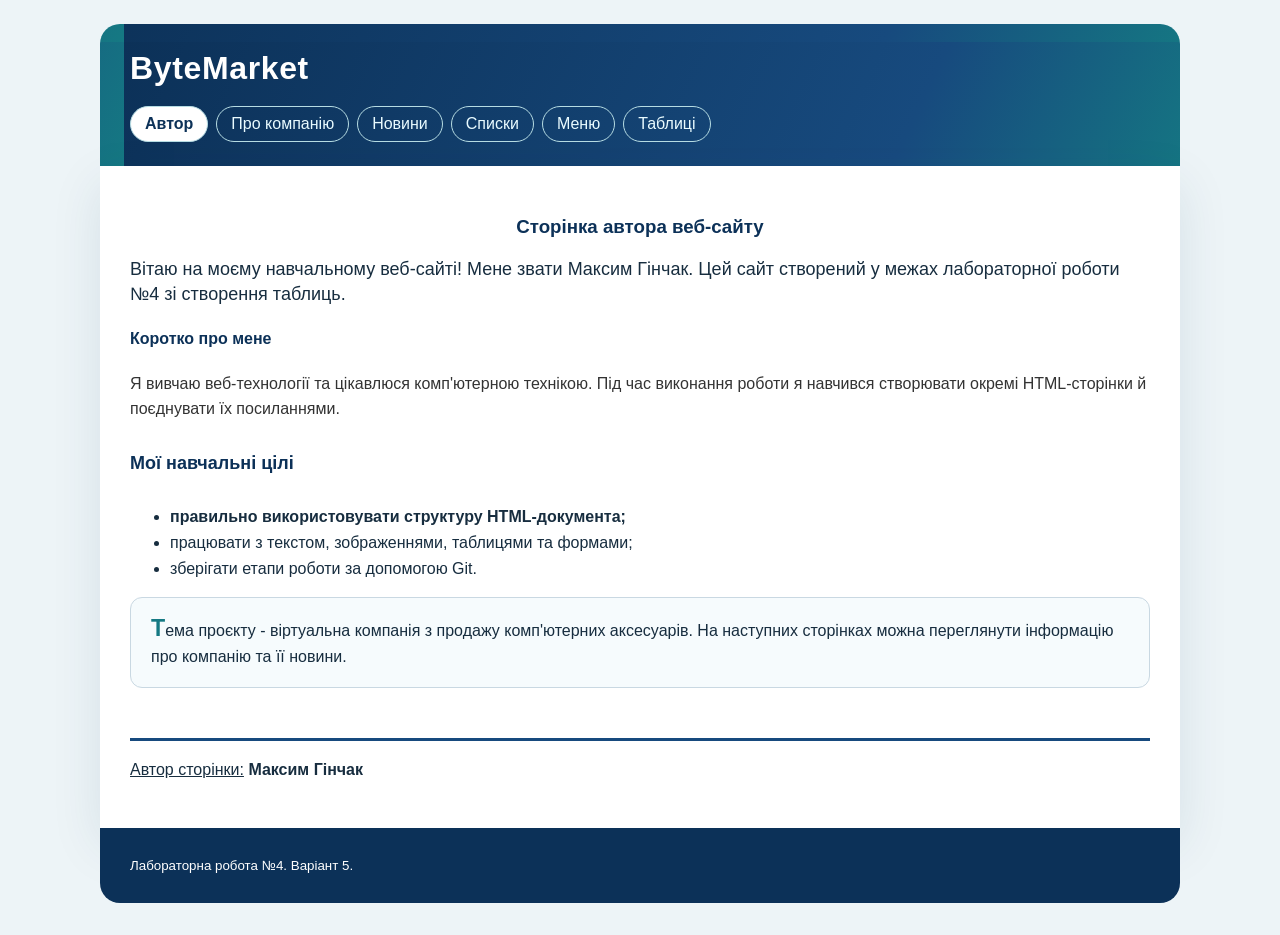
<file: index.html>
<!DOCTYPE html>
<html lang="uk">
<head>
  <meta charset="UTF-8">
  <meta name="Author" content="Максим Гінчак">
  <meta name="Description" content="Сторінка автора навчального веб-сайту ByteMarket">
  <meta name="Keywords" content="HTML, автор, лабораторна робота, комп'ютерні аксесуари">
  <meta name="viewport" content="width=device-width, initial-scale=1.0">
  <title>ByteMarket - сторінка автора</title>
  <link rel="stylesheet" href="assets/css/styles.css">
</head>
<body>
  <header class="site-header">
    <h1>ByteMarket</h1>
    <nav id="site-navigation" aria-label="Головна навігація">
      <a class="active" aria-current="page" href="index.html">Автор</a>
      <a href="company.html">Про компанію</a>
      <a href="news.html">Новини</a>
      <a href="lists.html">Списки</a>
      <a href="menu.html">Меню</a>
      <a href="tables.html">Таблиці</a>
    </nav>
  </header>

  <main class="site-main">
    <h3 id="author-title" title="Сторінка автора">Сторінка автора веб-сайту</h3>

    <p class="author-greeting" title="Привітання від автора">
      Вітаю на моєму навчальному веб-сайті! Мене звати Максим Гінчак. Цей сайт створений
      у межах лабораторної роботи №4 зі створення таблиць.
    </p>

    <h4 id="about-author" title="Інформація про автора" lang="uk">Коротко про мене</h4>
    <p class="author-interests" title="Інтереси автора">
      Я вивчаю веб-технології та цікавлюся комп'ютерною технікою. Під час виконання
      роботи я навчився створювати окремі HTML-сторінки й поєднувати їх посиланнями.
    </p>

    <h5 class="author-goals" title="Навички автора">Мої навчальні цілі</h5>
    <ul>
      <li>правильно використовувати структуру HTML-документа;</li>
      <li>працювати з текстом, зображеннями, таблицями та формами;</li>
      <li>зберігати етапи роботи за допомогою Git.</li>
    </ul>

    <p class="intro-note" title="Опис проєкту">
      Тема проєкту - віртуальна компанія з продажу комп'ютерних аксесуарів.
      На наступних сторінках можна переглянути інформацію про компанію та її новини.
    </p>

    <br id="author-break" class="page-break" clear="all">
    <hr class="author-divider">

    <p>
      <u id="author-signature" title="Підпис автора" lang="uk">Автор сторінки:</u>
      <b id="author-name" class="author" lang="uk">Максим Гінчак</b>
    </p>
  </main>

  <footer class="site-footer">
    <small>Лабораторна робота №4. Варіант 5.</small>
  </footer>
</body>
</html>
</file>
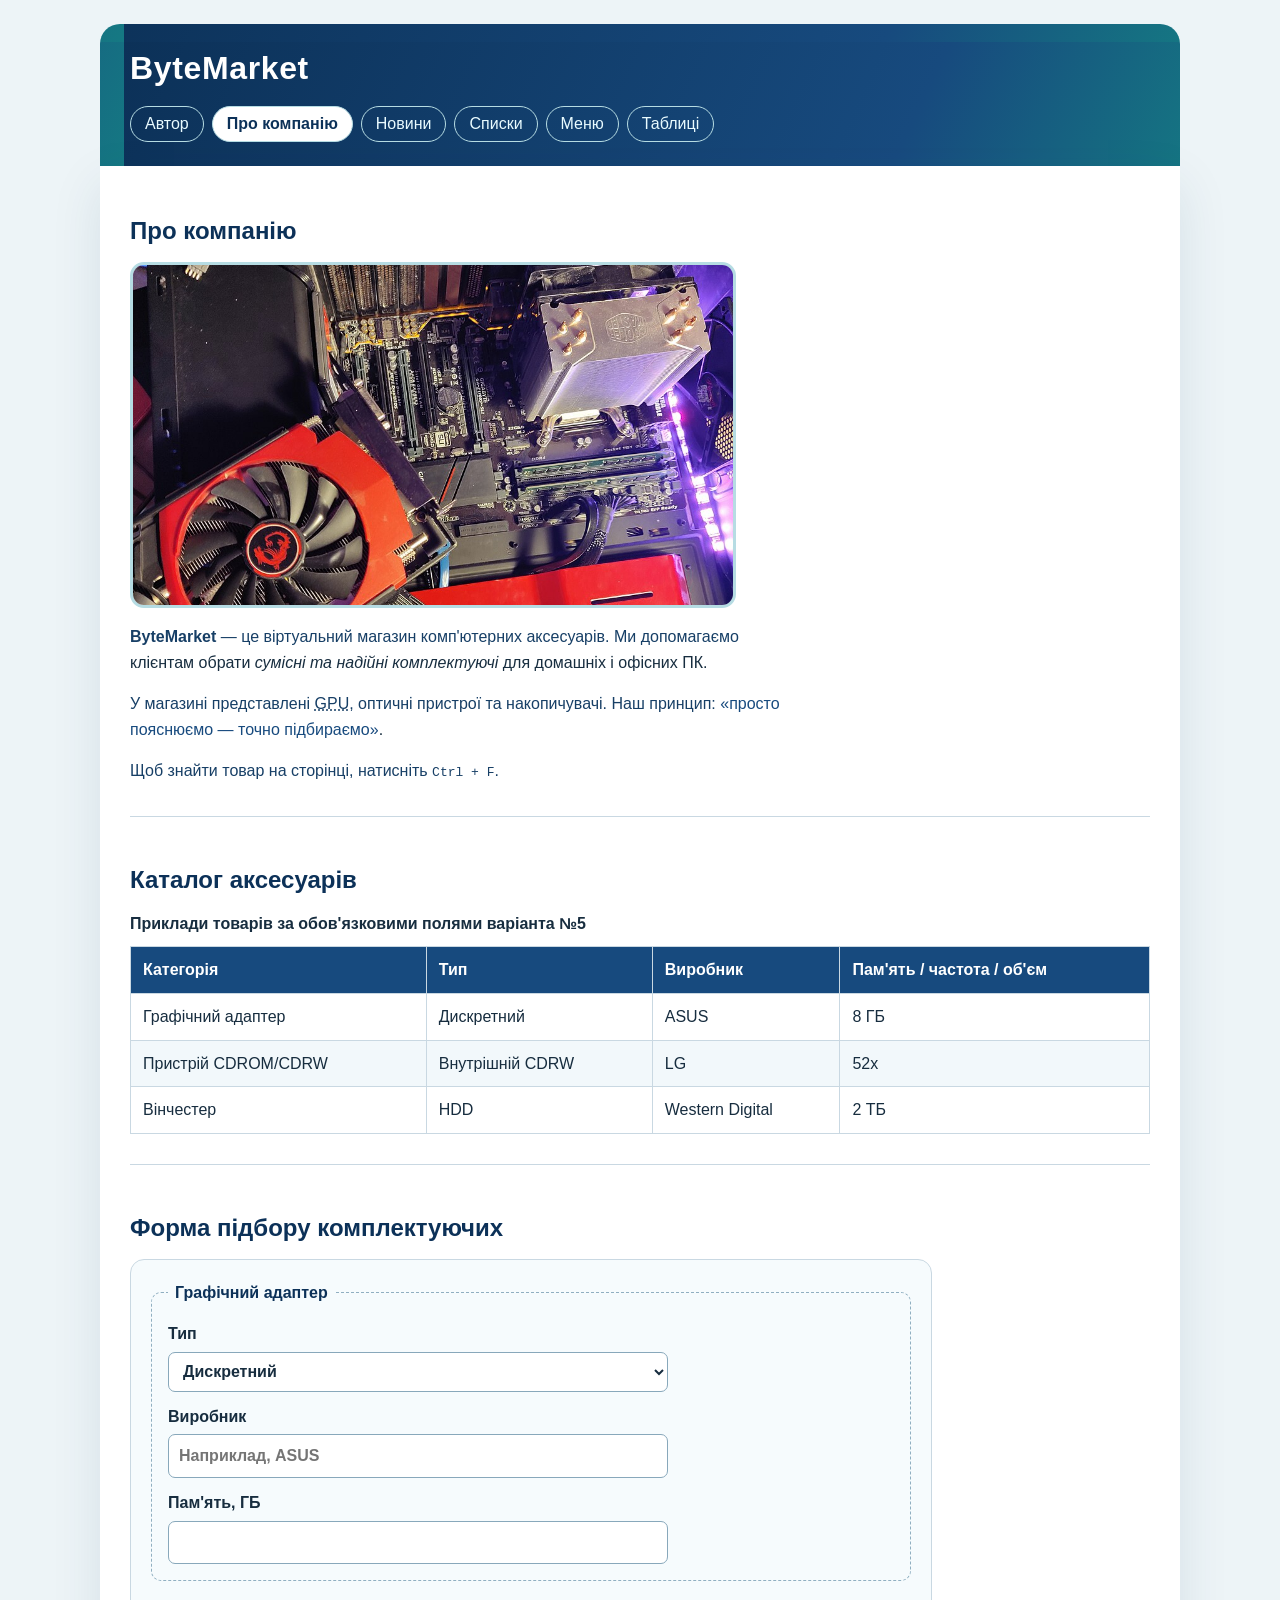
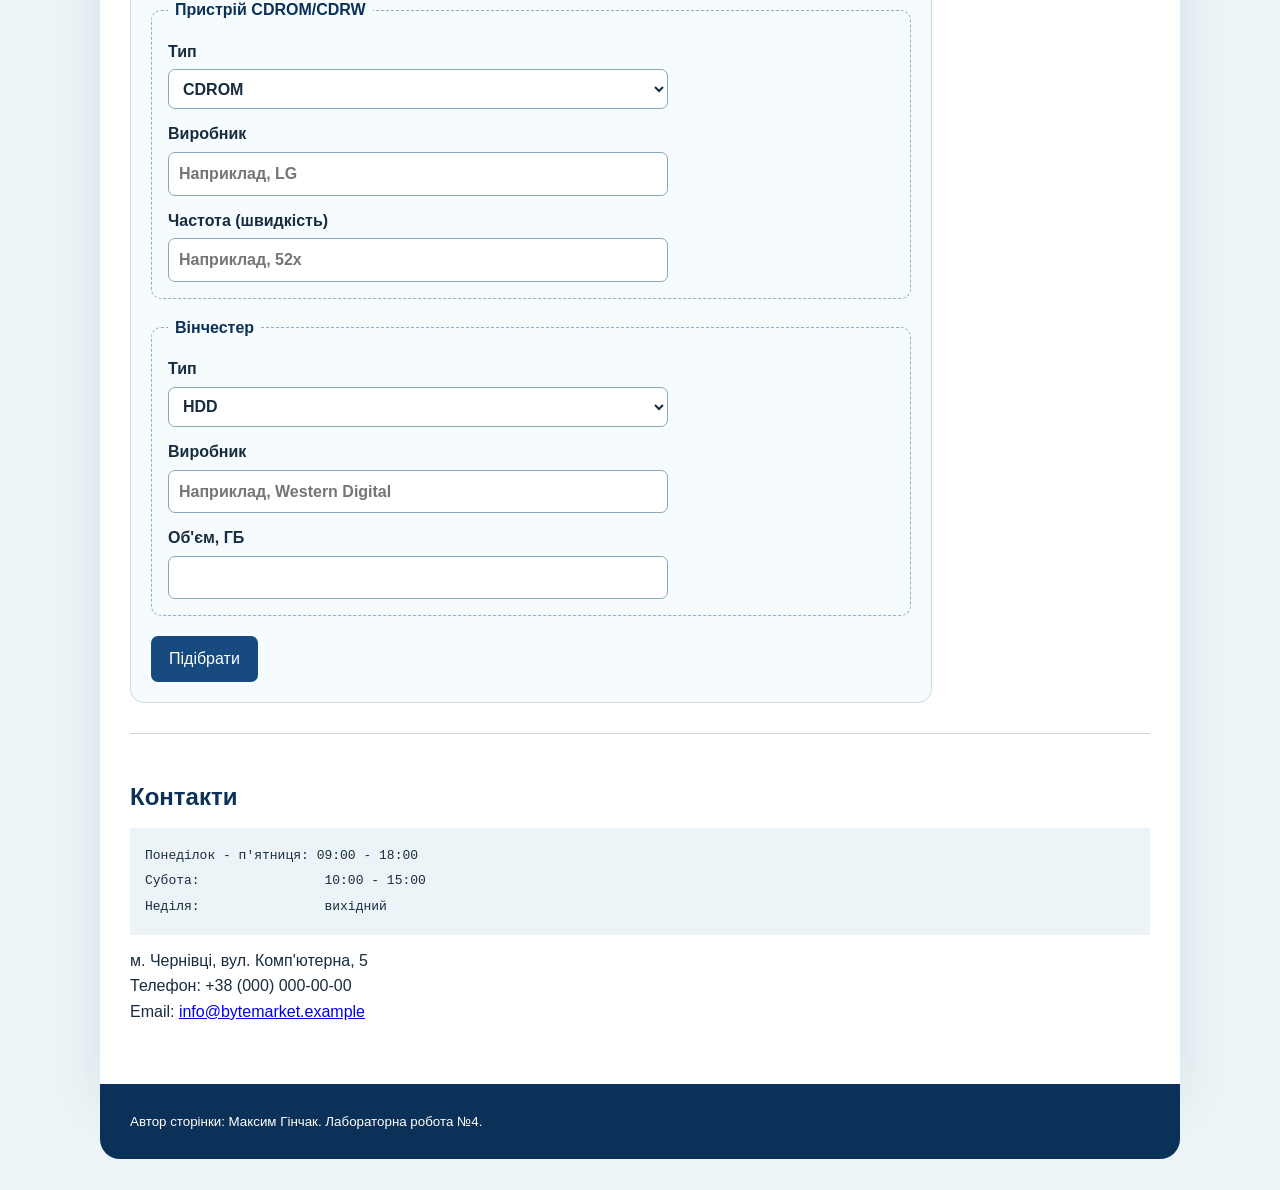
<file: company.html>
<!DOCTYPE html>
<html lang="uk">
<head>
  <meta charset="UTF-8">
  <meta name="Author" content="Максим Гінчак">
  <meta name="Description" content="Інформація про віртуальну компанію ByteMarket">
  <meta name="Keywords" content="комп'ютерні аксесуари, графічний адаптер, CDROM, CDRW, вінчестер">
  <meta name="viewport" content="width=device-width, initial-scale=1.0">
  <title>ByteMarket — про компанію</title>
  <link rel="stylesheet" href="assets/css/styles.css">
</head>
<body>
  <header class="site-header">
    <h1>ByteMarket</h1>
    <nav id="site-navigation" aria-label="Головна навігація">
      <a href="index.html">Автор</a>
      <a class="active" aria-current="page" href="company.html">Про компанію</a>
      <a href="news.html">Новини</a>
      <a href="lists.html">Списки</a>
      <a href="menu.html">Меню</a>
      <a href="tables.html">Таблиці</a>
    </nav>
  </header>

  <main class="site-main">
    <section class="content-section">
      <h2>Про компанію</h2>
      <img
        id="company-image"
        title="Комп'ютер із графічним адаптером"
        lang="uk"
        dir="ltr"
        src="assets/images/graphics-card.jpg"
        class="main-image"
        alt="Внутрішні компоненти комп'ютера з графічним адаптером">

      <p>
        <strong id="company-name" title="Назва віртуальної компанії">ByteMarket</strong> —
        це віртуальний магазин комп'ютерних аксесуарів. Ми допомагаємо клієнтам обрати
        <em class="important" lang="uk">сумісні та надійні комплектуючі</em> для домашніх і офісних ПК.
      </p>

      <p>
        У магазині представлені <abbr class="term" lang="uk" title="графічні процесори">GPU</abbr>,
        оптичні пристрої та накопичувачі. Наш принцип:
        <q id="company-quote" dir="ltr">просто пояснюємо — точно підбираємо</q>.
      </p>

      <p>Щоб знайти товар на сторінці, натисніть <kbd class="keyboard" lang="uk">Ctrl + F</kbd>.</p>
    </section>

    <section class="content-section">
      <h2>Каталог аксесуарів</h2>
      <table>
        <caption>Приклади товарів за обов'язковими полями варіанта №5</caption>
        <thead>
          <tr>
            <th>Категорія</th>
            <th>Тип</th>
            <th>Виробник</th>
            <th>Пам'ять / частота / об'єм</th>
          </tr>
        </thead>
        <tbody>
          <tr>
            <td>Графічний адаптер</td>
            <td>Дискретний</td>
            <td>ASUS</td>
            <td>8 ГБ</td>
          </tr>
          <tr>
            <td>Пристрій CDROM/CDRW</td>
            <td>Внутрішній CDRW</td>
            <td>LG</td>
            <td>52x</td>
          </tr>
          <tr>
            <td>Вінчестер</td>
            <td>HDD</td>
            <td>Western Digital</td>
            <td>2 ТБ</td>
          </tr>
        </tbody>
      </table>
    </section>

    <section class="content-section">
      <h2>Форма підбору комплектуючих</h2>
      <form action="#" method="get">
        <fieldset>
          <legend>Графічний адаптер</legend>
          <label>Тип
            <select name="gpu-type">
              <option>Дискретний</option>
              <option>Інтегрований</option>
            </select>
          </label>
          <label>Виробник <input type="text" name="gpu-manufacturer" placeholder="Наприклад, ASUS"></label>
          <label>Пам'ять, ГБ <input type="number" name="gpu-memory" min="1" max="48"></label>
        </fieldset>

        <fieldset>
          <legend>Пристрій CDROM/CDRW</legend>
          <label>Тип
            <select name="optical-type">
              <option>CDROM</option>
              <option>CDRW</option>
            </select>
          </label>
          <label>Виробник <input type="text" name="optical-manufacturer" placeholder="Наприклад, LG"></label>
          <label>Частота (швидкість) <input type="text" name="optical-speed" placeholder="Наприклад, 52x"></label>
        </fieldset>

        <fieldset>
          <legend>Вінчестер</legend>
          <label>Тип
            <select name="drive-type">
              <option>HDD</option>
              <option>SSD</option>
            </select>
          </label>
          <label>Виробник <input type="text" name="drive-manufacturer" placeholder="Наприклад, Western Digital"></label>
          <label>Об'єм, ГБ <input type="number" name="drive-capacity" min="128" step="128"></label>
        </fieldset>

        <button type="submit">Підібрати</button>
      </form>
    </section>

    <section class="content-section">
      <h2>Контакти</h2>
      <pre id="work-hours" title="Графік роботи">
Понеділок - п'ятниця: 09:00 - 18:00
Субота:                10:00 - 15:00
Неділя:                вихідний</pre>

      <address dir="ltr">
        м. Чернівці, вул. Комп'ютерна, 5<br>
        Телефон: +38 (000) 000-00-00<br>
        Email: <a href="mailto:info@bytemarket.example">info@bytemarket.example</a>
      </address>
    </section>
  </main>

  <footer class="site-footer">
    <small>Автор сторінки: Максим Гінчак. Лабораторна робота №4.</small>
  </footer>
</body>
</html>
</file>
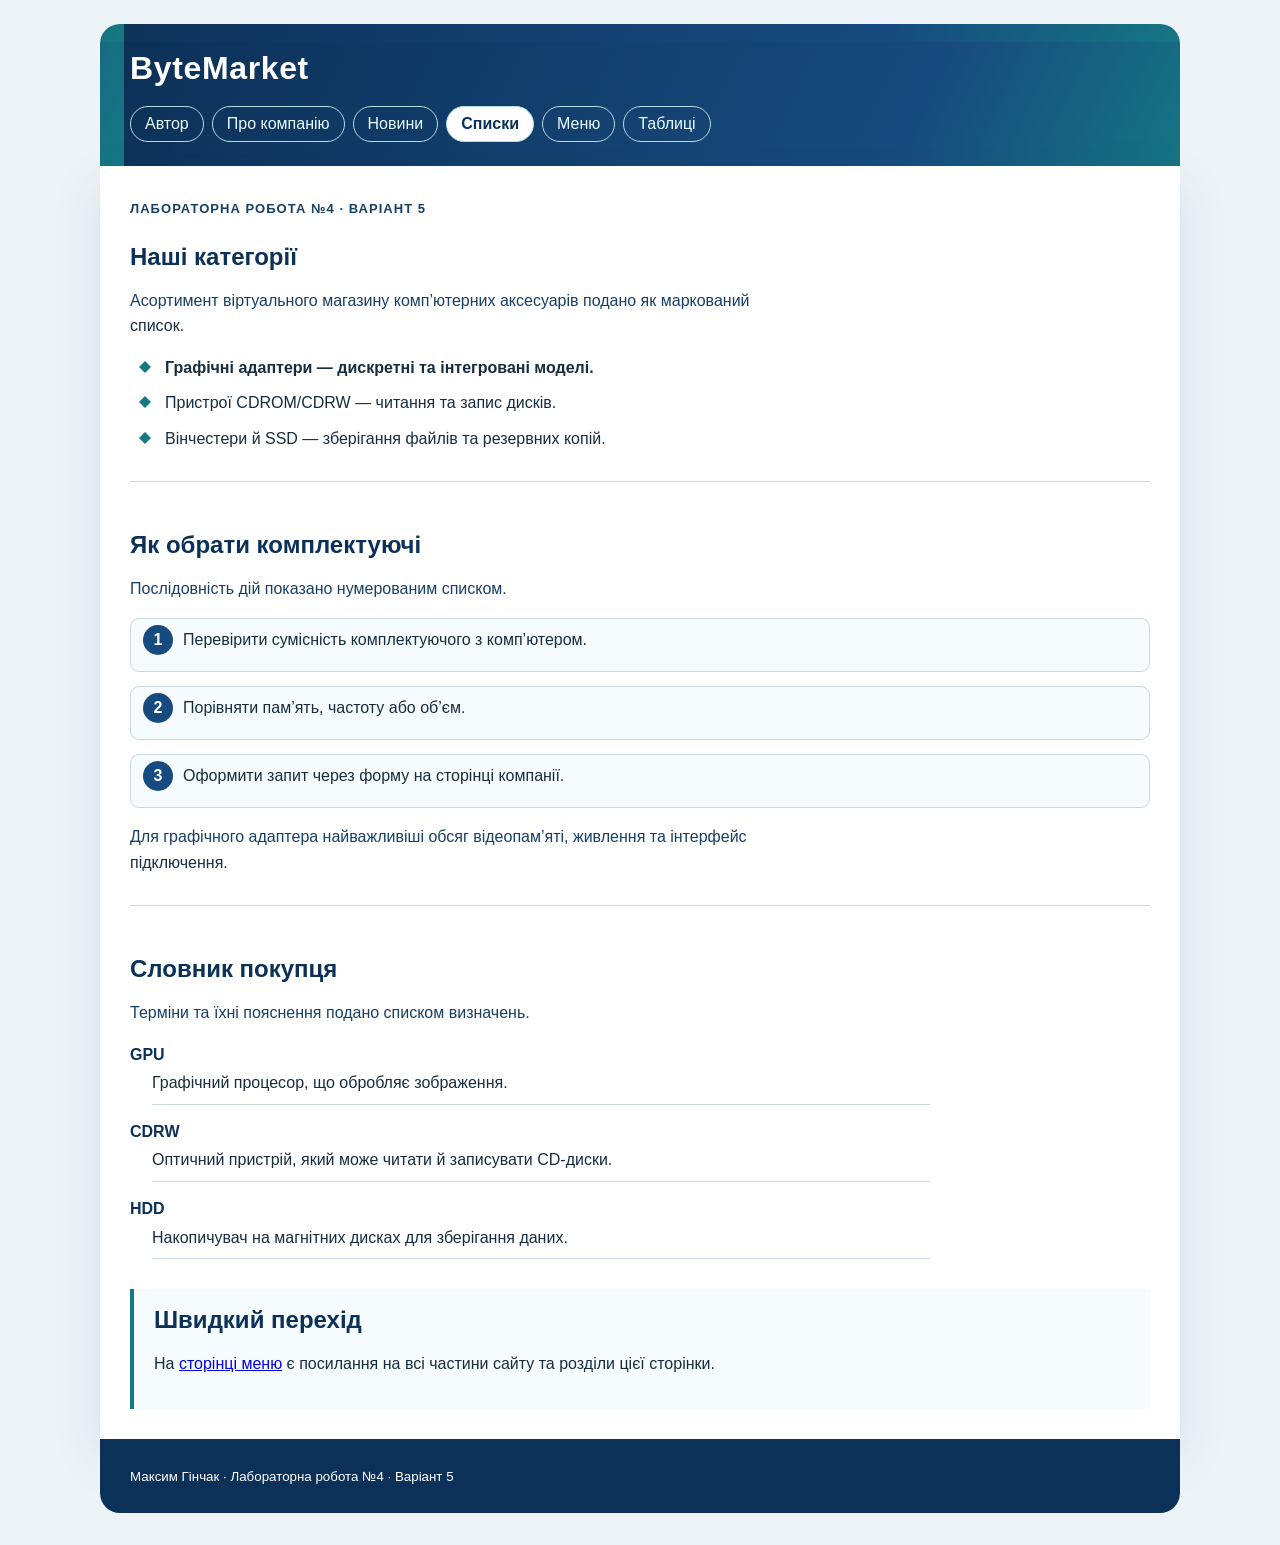
<file: lists.html>
<!DOCTYPE html>
<html lang="uk">
<head>
  <meta charset="UTF-8">
  <meta name="Author" content="Максим Гінчак">
  <meta name="Description" content="Списки товарів і послуг ByteMarket — лабораторна робота №4">
  <meta name="viewport" content="width=device-width, initial-scale=1.0">
  <title>ByteMarket — списки товарів</title>
  <link rel="stylesheet" href="assets/css/styles.css">
</head>
<body>
  <header class="site-header">
    <h1>ByteMarket</h1>
    <nav id="site-navigation" aria-label="Головна навігація">
      <a href="index.html">Автор</a>
      <a href="company.html">Про компанію</a>
      <a href="news.html">Новини</a>
      <a class="active" aria-current="page" href="lists.html">Списки</a>
      <a href="menu.html">Меню</a>
      <a href="tables.html">Таблиці</a>
    </nav>
  </header>

  <main class="site-main">
    <section class="content-section" id="categories">
      <p class="eyebrow">Лабораторна робота №4 · Варіант 5</p>
      <h2>Наші категорії</h2>
      <p>Асортимент віртуального магазину комп’ютерних аксесуарів подано як маркований список.</p>
      <ul class="catalog-list" compact title="Категорії ByteMarket" start="1">
        <li class="catalog-item" id="graphics-item" title="Графічні адаптери">Графічні адаптери — дискретні та інтегровані моделі.</li>
        <li class="catalog-item" id="optical-item" title="Оптичні пристрої">Пристрої CDROM/CDRW — читання та запис дисків.</li>
        <li class="catalog-item" id="storage-item" title="Накопичувачі">Вінчестери й SSD — зберігання файлів та резервних копій.</li>
      </ul>
    </section>

    <section class="content-section" id="selection-steps">
      <h2>Як обрати комплектуючі</h2>
      <p>Послідовність дій показано нумерованим списком.</p>
      <ol class="steps-list" id="buying-steps" type="1" compact>
        <li class="step-item" id="step-compatibility" title="Сумісність">Перевірити сумісність комплектуючого з комп’ютером.</li>
        <li class="step-item" id="step-specifications" title="Характеристики">Порівняти пам’ять, частоту або об’єм.</li>
        <li class="step-item" id="step-order" title="Замовлення">Оформити запит через форму на сторінці компанії.</li>
      </ol>
      <p>Для графічного адаптера найважливіші обсяг відеопам’яті, живлення та інтерфейс підключення.</p>
    </section>

    <section class="content-section" id="terms">
      <h2>Словник покупця</h2>
      <p>Терміни та їхні пояснення подано списком визначень.</p>
      <dl class="terms-list" title="Визначення основних термінів" style="margin-bottom: 20px;">
        <dt>GPU</dt>
        <dd class="term-definition" title="Графічний процесор">Графічний процесор, що обробляє зображення.</dd>
        <dt>CDRW</dt>
        <dd class="term-definition" title="Оптичний привід">Оптичний пристрій, який може читати й записувати CD-диски.</dd>
        <dt>HDD</dt>
        <dd class="term-definition" title="Вінчестер">Накопичувач на магнітних дисках для зберігання даних.</dd>
      </dl>
    </section>

    <aside class="list-callout">
      <h2>Швидкий перехід</h2>
      <p>На <a href="menu.html">сторінці меню</a> є посилання на всі частини сайту та розділи цієї сторінки.</p>
    </aside>
  </main>
  <footer class="site-footer"><small>Максим Гінчак · Лабораторна робота №4 · Варіант 5</small></footer>
</body>
</html>
</file>
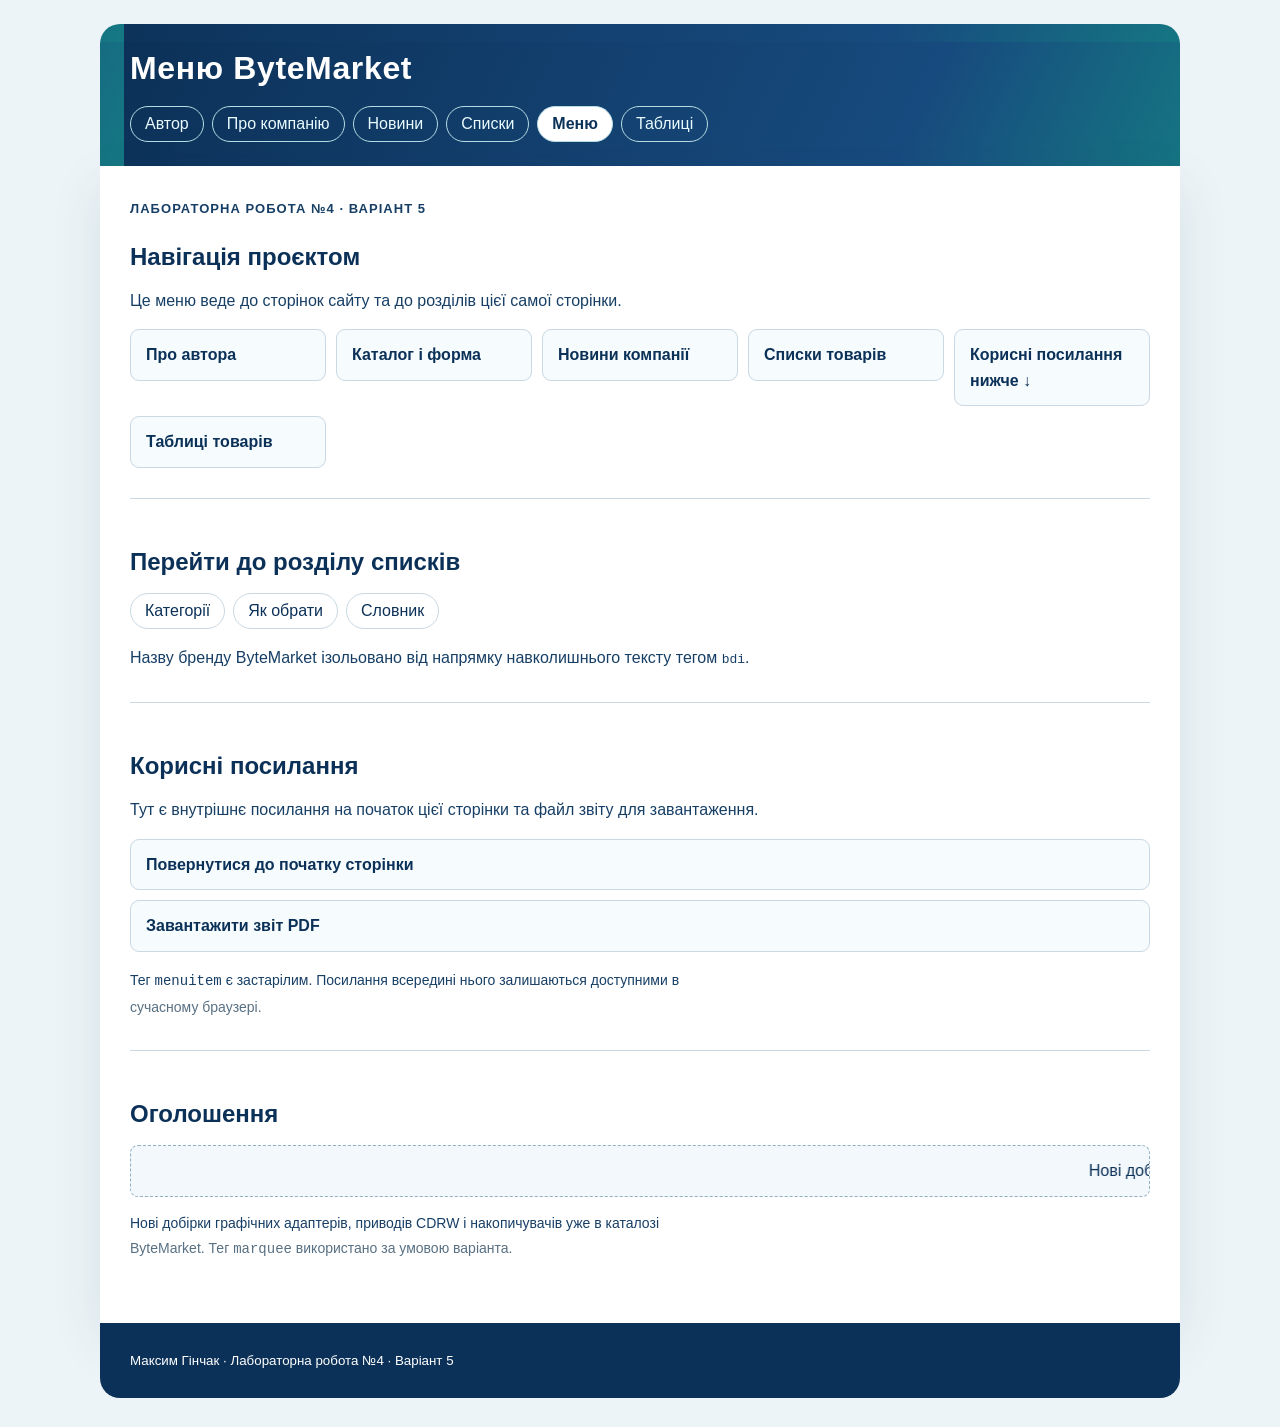
<file: menu.html>
<!DOCTYPE html>
<html lang="uk">
<head>
  <meta charset="UTF-8">
  <meta name="Author" content="Максим Гінчак">
  <meta name="Description" content="Меню та внутрішні посилання сайту ByteMarket — лабораторна робота №4">
  <meta name="viewport" content="width=device-width, initial-scale=1.0">
  <title>ByteMarket — меню сайту</title>
  <link rel="stylesheet" href="assets/css/styles.css">
  <link rel="icon" href="assets/images/favicon.svg" type="image/svg+xml" sizes="any" title="ByteMarket">
</head>
<body>
  <header class="site-header" id="top">
    <h1>Меню ByteMarket</h1>
    <nav id="site-navigation" aria-label="Головна навігація">
      <a href="index.html">Автор</a>
      <a href="company.html">Про компанію</a>
      <a href="news.html">Новини</a>
      <a href="lists.html">Списки</a>
      <a class="active" aria-current="page" href="menu.html">Меню</a>
      <a href="tables.html">Таблиці</a>
    </nav>
  </header>

  <main class="site-main">
    <section class="content-section">
      <p class="eyebrow">Лабораторна робота №4 · Варіант 5</p>
      <h2>Навігація проєктом</h2>
      <p>Це меню веде до сторінок сайту та до розділів цієї самої сторінки.</p>
      <menu class="project-menu" type="toolbar" title="Меню проєкту ByteMarket" style="list-style-type: none;">
        <li><a name="author-link" id="author-link" href="index.html" target="_self" tabindex="0" accesskey="a">Про автора</a></li>
        <li><a href="company.html">Каталог і форма</a></li>
        <li><a href="news.html">Новини компанії</a></li>
        <li><a href="lists.html">Списки товарів</a></li>
        <li><a href="#useful-links">Корисні посилання нижче ↓</a></li>
      <li><a href="tables.html">Таблиці товарів</a></li>
      </menu>
    </section>

    <section class="content-section" id="quick-areas">
      <h2>Перейти до розділу списків</h2>
      <nav id="section-navigation" aria-label="Розділи сторінки списків">
        <a href="lists.html#categories">Категорії</a>
        <a href="lists.html#selection-steps">Як обрати</a>
        <a href="lists.html#terms">Словник</a>
      </nav>
      <p>Назву бренду <bdi id="brand-name">ByteMarket</bdi> ізольовано від напрямку навколишнього тексту тегом <code>bdi</code>.</p>
    </section>

    <section class="content-section" id="useful-links">
      <h2>Корисні посилання</h2>
      <p>Тут є внутрішнє посилання на початок цієї сторінки та файл звіту для завантаження.</p>
      <menu class="resource-menu" title="Додаткові посилання">
        <menuitem dir="ltr" class="legacy-menu-item" style="display: list-item;"><a href="#top">Повернутися до початку сторінки</a></menuitem>
        <menuitem dir="ltr" class="legacy-menu-item" style="display: list-item;"><a href="report/lab4-htmlcss-variant5.pdf" download="lab4-htmlcss-variant5.pdf">Завантажити звіт PDF</a></menuitem>
      </menu>
      <p class="legacy-note">Тег <code>menuitem</code> є застарілим. Посилання всередині нього залишаються доступними в сучасному браузері.</p>
    </section>

    <section class="content-section" id="announcement">
      <h2>Оголошення</h2>
      <marquee id="store-marquee" class="store-marquee" truespeed vspace="8" direction="left" style="color: #0c3158;" scrollamount="3">Нові добірки графічних адаптерів, приводів CDRW і накопичувачів уже в каталозі ByteMarket.</marquee>
      <p class="legacy-note">Нові добірки графічних адаптерів, приводів CDRW і накопичувачів уже в каталозі ByteMarket. Тег <code>marquee</code> використано за умовою варіанта.</p>
    </section>
  </main>
  <footer class="site-footer"><small>Максим Гінчак · Лабораторна робота №4 · Варіант 5</small></footer>
</body>
</html>
</file>
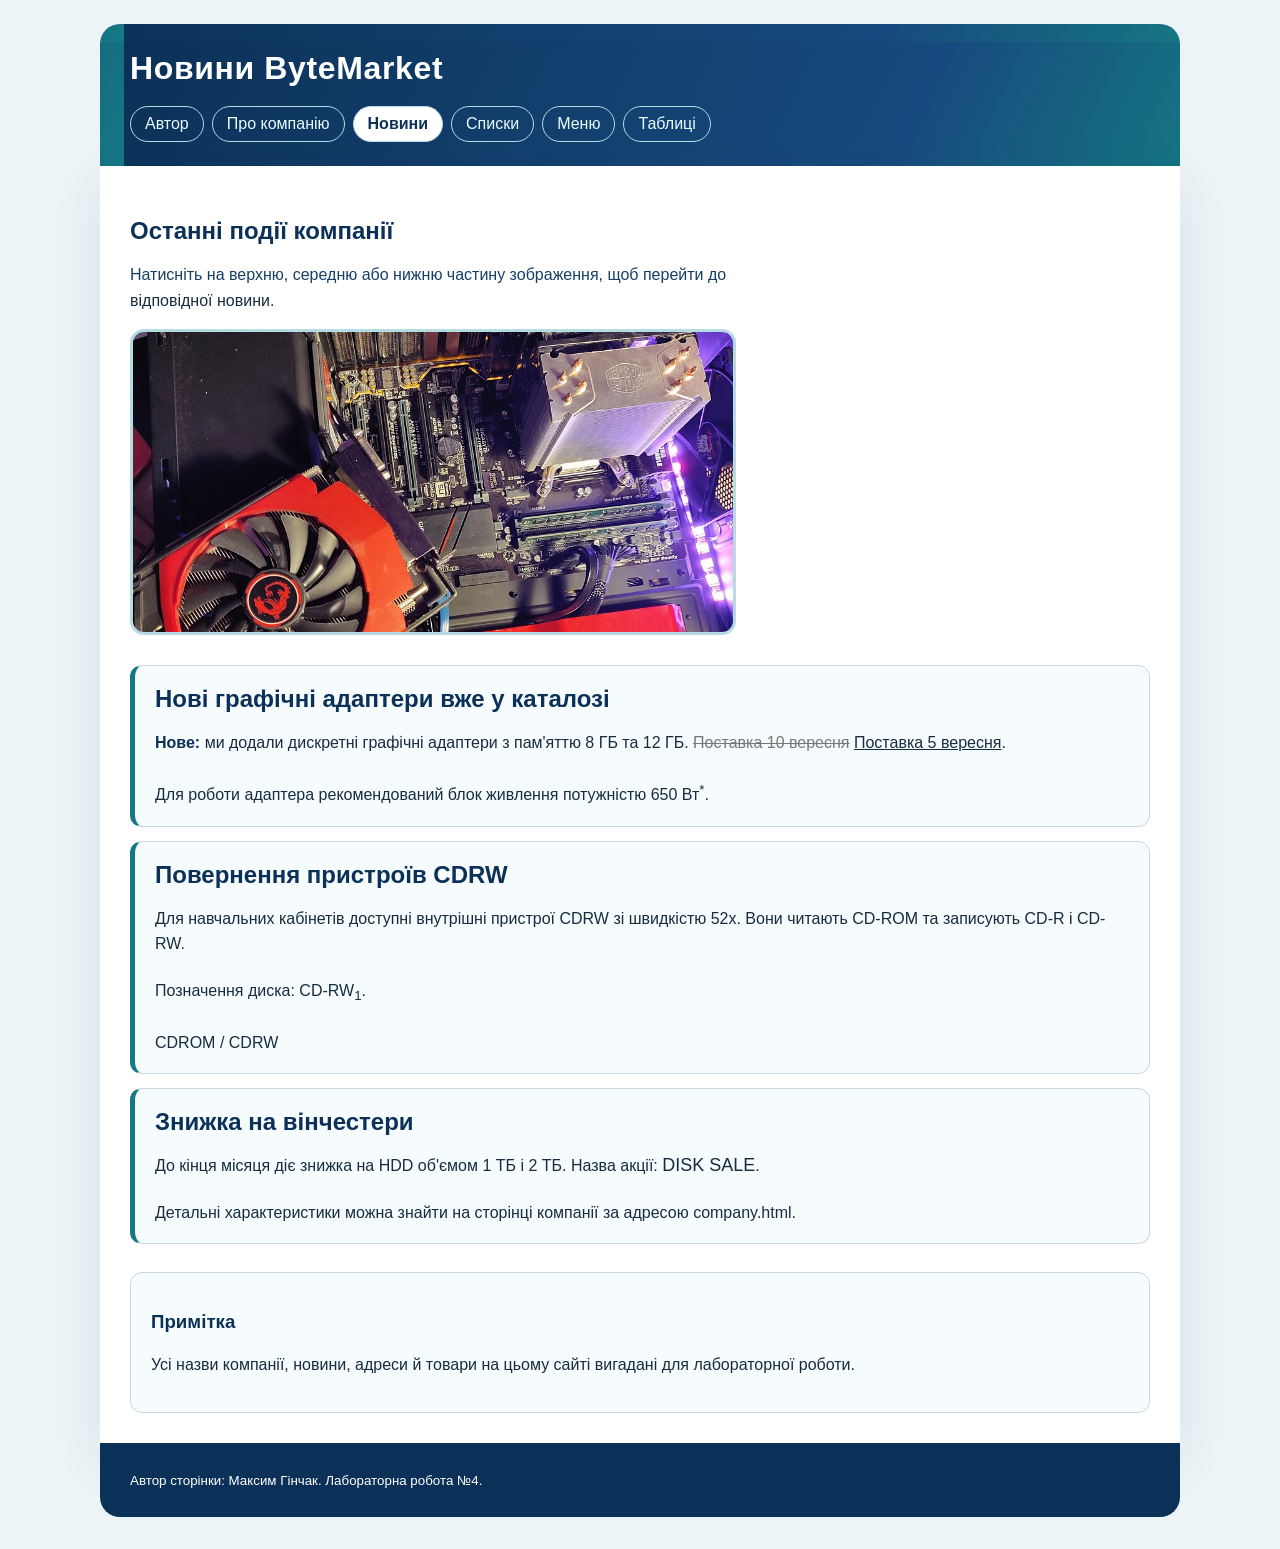
<file: news.html>
<!DOCTYPE html>
<html lang="uk">
<head>
  <meta charset="UTF-8">
  <meta name="Author" content="Максим Гінчак">
  <meta name="Description" content="Новини віртуальної компанії ByteMarket">
  <meta name="Keywords" content="новини, комп'ютерні аксесуари, ByteMarket">
  <meta name="viewport" content="width=device-width, initial-scale=1.0">
  <title>ByteMarket — новини</title>
  <link rel="stylesheet" href="assets/css/styles.css">
</head>
<body>
  <header id="news-header" class="page-header site-header">
    <h1>Новини ByteMarket</h1>
    <nav id="site-navigation" aria-label="Головна навігація">
      <a href="index.html">Автор</a>
      <a href="company.html">Про компанію</a>
      <a class="active" aria-current="page" href="news.html">Новини</a>
      <a href="lists.html">Списки</a>
      <a href="menu.html">Меню</a>
      <a href="tables.html">Таблиці</a>
    </nav>
  </header>

  <main class="site-main">
    <section class="content-section">
      <h2>Останні події компанії</h2>
      <p>Натисніть на верхню, середню або нижню частину зображення, щоб перейти до відповідної новини.</p>

      <img
        src="assets/images/graphics-card.jpg"
        id="news-image"
        class="main-image"
        usemap="#news-map"
        alt="Комп'ютерні комплектуючі">

      <map
        name="news-map"
        tabindex="0"
        onblur=""
        accesskey="m"
        target="_self">
        <area href="#gpu-news" shape="rect" coords="0,0,960,426" lang="uk" alt="Новина про графічні адаптери">
        <area href="#optical-news" shape="rect" coords="0,427,960,852" lang="uk" alt="Новина про CDRW">
        <area href="#drive-news" shape="rect" coords="0,853,960,1280" lang="uk" alt="Новина про накопичувачі">
      </map>
    </section>

    <div id="news-list">
      <article id="gpu-news" class="news story">
        <h2>Нові графічні адаптери вже у каталозі</h2>
        <p>
          <span id="gpu-label" title="Позначка новини" class="new-label">Нове:</span>
          ми додали дискретні графічні адаптери з пам'яттю 8 ГБ та 12 ГБ.
          <del id="old-date" lang="uk">Поставка 10 вересня</del>
          <ins datetime="2026-09-01" lang="uk">Поставка 5 вересня</ins>.
        </p>
        <p>Для роботи адаптера рекомендований блок живлення потужністю 650 Вт<sup lang="uk">*</sup>.</p>
      </article>

      <article id="optical-news" class="news story">
        <h2>Повернення пристроїв CDRW</h2>
        <p>
          Для навчальних кабінетів доступні внутрішні пристрої CDRW зі швидкістю 52x.
          Вони читають CD-ROM та записують CD-R і CD-RW.
        </p>
        <p>Позначення диска: CD-RW<sub id="disk-index" class="index">1</sub>.</p>
        <p><bdo dir="ltr">CDROM / CDRW</bdo></p>
      </article>

      <article id="drive-news" class="news story">
        <h2>Знижка на вінчестери</h2>
        <p>
          До кінця місяця діє знижка на HDD об'ємом 1 ТБ і 2 ТБ. Назва акції:
          <ruby id="sale-name">DISK SALE</ruby>.
        </p>
        <p>
          Детальні характеристики можна знайти на сторінці компанії за адресою
          company.<wbr class="break-point">html.
        </p>
      </article>
    </div>

    <aside id="news-note" class="card">
      <h3>Примітка</h3>
      <p>Усі назви компанії, новини, адреси й товари на цьому сайті вигадані для лабораторної роботи.</p>
    </aside>
  </main>

  <footer class="site-footer">
    <small>Автор сторінки: Максим Гінчак. Лабораторна робота №4.</small>
  </footer>
</body>
</html>
</file>
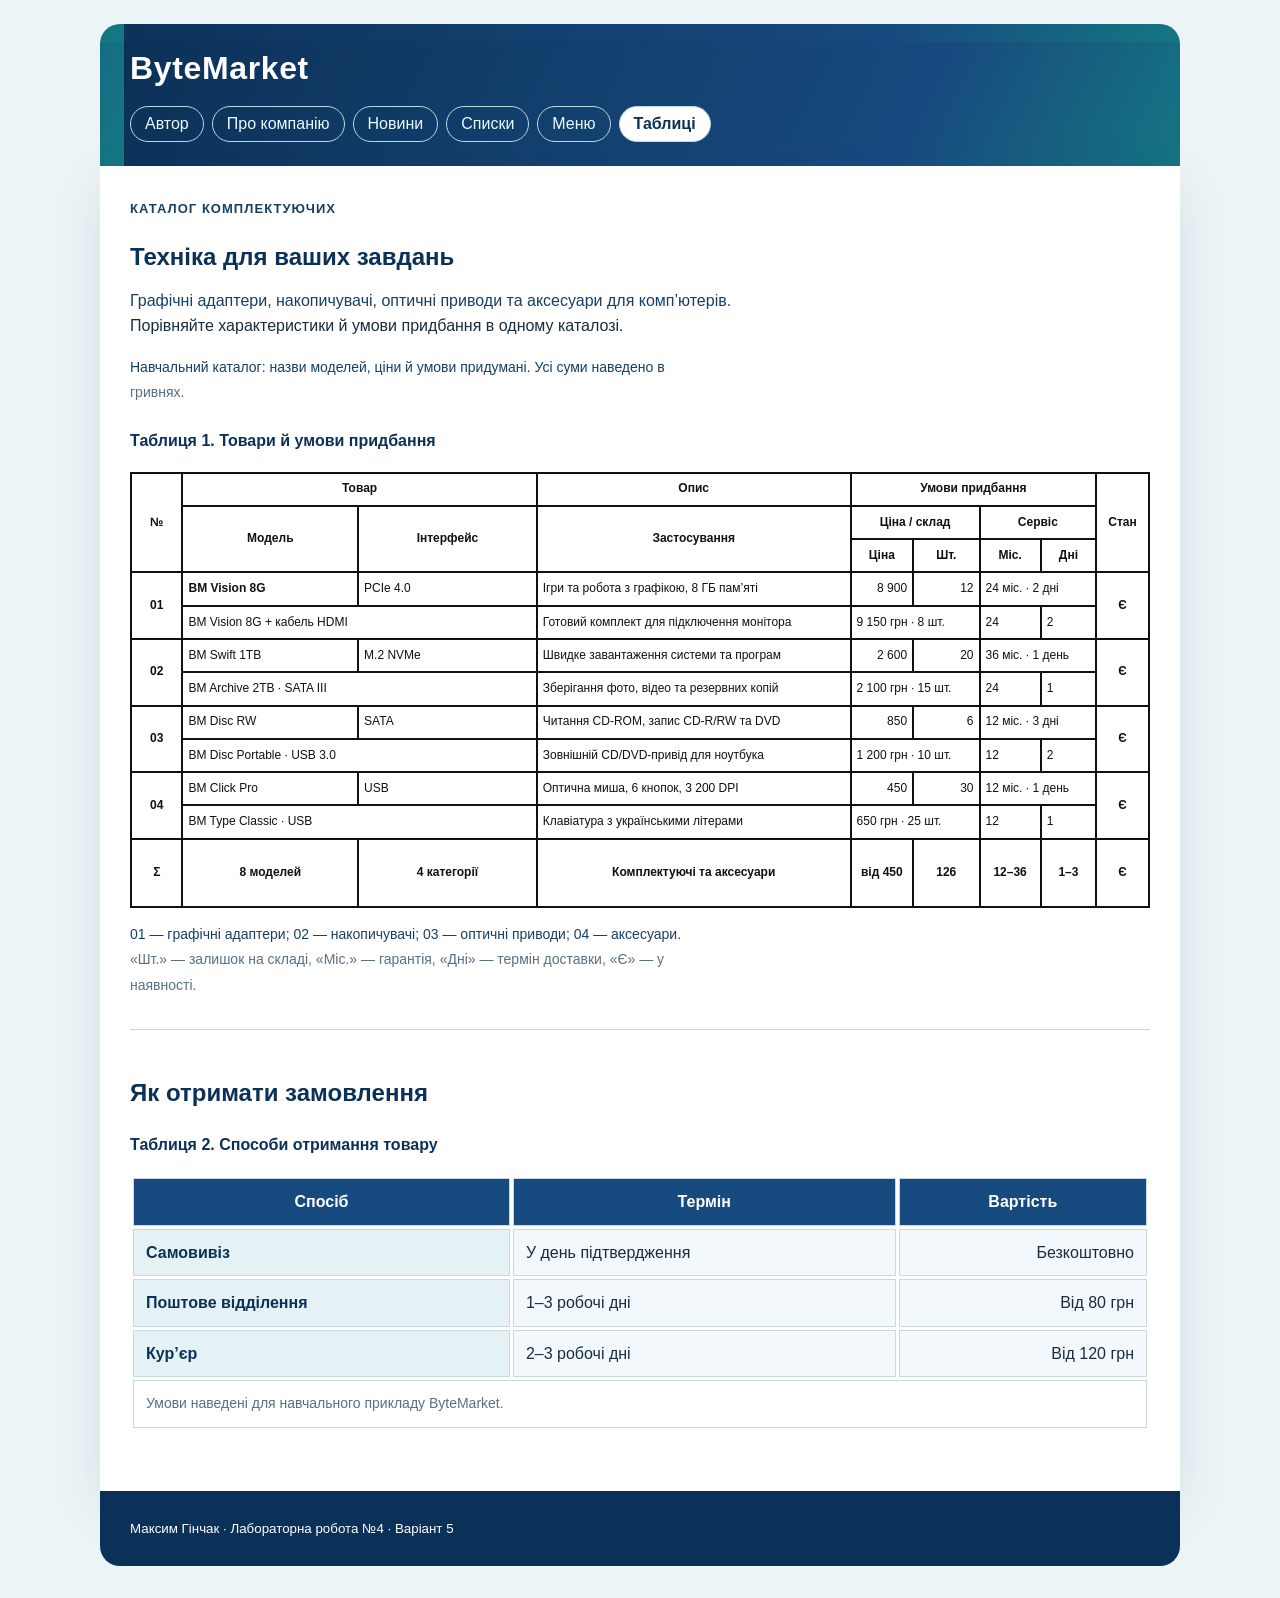
<file: tables.html>
<!DOCTYPE html>
<html lang="uk">
<head>
  <meta charset="UTF-8">
  <meta name="author" content="Максим Гінчак">
  <meta name="description" content="Таблиці товарів ByteMarket. Лабораторна робота №4, варіант 5.">
  <meta name="viewport" content="width=device-width, initial-scale=1.0">
  <title>ByteMarket — таблиці товарів</title>
  <link rel="icon" href="assets/images/favicon.svg" type="image/svg+xml">
  <link rel="stylesheet" href="assets/css/styles.css">
  <link rel="stylesheet" href="assets/css/tables.css">
</head>
<body>
  <header class="site-header">
    <h1>ByteMarket</h1>
    <nav aria-label="Головна навігація">
      <a href="index.html">Автор</a>
      <a href="company.html">Про компанію</a>
      <a href="news.html">Новини</a>
      <a href="lists.html">Списки</a>
      <a href="menu.html">Меню</a>
      <a class="active" aria-current="page" href="tables.html">Таблиці</a>
    </nav>
  </header>
  <main class="site-main">
    <section class="content-section" aria-labelledby="catalog-title">
      <p class="eyebrow">Каталог комплектуючих</p>
      <h2 id="catalog-title">Техніка для ваших завдань</h2>
      <p>Графічні адаптери, накопичувачі, оптичні приводи та аксесуари для комп’ютерів.
        Порівняйте характеристики й умови придбання в одному каталозі.</p>
      <p class="catalog-note">Навчальний каталог: назви моделей, ціни й умови придумані.
        Усі суми наведено в гривнях.</p>
      <div class="table-scroll schema-scroll" role="region" aria-label="Каталог товарів із об’єднаними комірками" tabindex="0">
        <table id="variant-five-table" class="variant-table" bgcolor="#ffffff" border="1" cellpadding="10" cellspacing="0" aria-describedby="catalog-key">
          <caption class="table-caption" lang="uk">Таблиця 1. Товари й умови придбання</caption>
          <colgroup>
            <col span="1" class="number-column" charoff="0">
            <col span="1" class="model-column">
            <col span="1" class="interface-column">
            <col span="1" class="description-column">
            <col span="1" class="price-column">
            <col span="1" class="stock-column">
            <col span="1" class="warranty-column">
            <col span="1" class="delivery-column">
            <col span="1" class="status-column">
          </colgroup>
          <thead id="catalog-head" class="table-head" char="," align="center" valign="middle">
            <tr title="Основні групи стовпців" align="center" char="," bgcolor="#ffffff">
              <th id="group" rowspan="3" scope="col" axis="category">№</th>
              <th id="product" colspan="2" scope="colgroup" axis="product">Товар</th>
              <th id="description" scope="col" axis="description">Опис</th>
              <th id="terms" colspan="4" scope="colgroup" axis="purchase">Умови придбання</th>
              <th id="status" rowspan="3" scope="col" axis="status">Стан</th>
            </tr>
            <tr title="Характеристики товарів та групи умов">
              <th id="model" rowspan="2" headers="product" scope="col" axis="model">Модель</th>
              <th id="interface" rowspan="2" headers="product" scope="col" axis="interface">Інтерфейс</th>
              <th id="purpose" rowspan="2" headers="description" scope="col" axis="purpose">Застосування</th>
              <th id="availability" colspan="2" headers="terms" scope="colgroup" axis="availability">Ціна / склад</th>
              <th id="service" colspan="2" headers="terms" scope="colgroup" axis="service">Сервіс</th>
            </tr>
            <tr title="Деталізація умов придбання">
              <th id="price" headers="terms availability" scope="col" axis="price">Ціна</th>
              <th id="stock" headers="terms availability" scope="col" axis="stock">Шт.</th>
              <th id="warranty" headers="terms service" scope="col" axis="warranty">Міс.</th>
              <th id="delivery" headers="terms service" scope="col" axis="delivery">Дні</th>
            </tr>
          </thead>
          <tbody id="catalog-body">
            <tr title="Графічні адаптери: стандартна комплектація" class="group-start">
              <th id="gpu" rowspan="2" scope="rowgroup">01</th>
              <td id="gpu-model" class="model-cell" style="font-weight: 700;" axis="model" headers="gpu model">BM Vision 8G</td>
              <td headers="gpu interface">PCIe 4.0</td>
              <td headers="gpu purpose">Ігри та робота з графікою, 8 ГБ пам’яті</td>
              <td class="numeric" headers="gpu price">8 900</td>
              <td class="numeric" headers="gpu stock">12</td>
              <td colspan="2" headers="gpu warranty delivery">24 міс. · 2 дні</td>
              <td rowspan="2" headers="gpu status" class="status-cell">Є</td>
            </tr>
            <tr title="Графічні адаптери: комплект із кабелем">
              <td colspan="2" headers="gpu model interface">BM Vision 8G + кабель HDMI</td>
              <td headers="gpu purpose">Готовий комплект для підключення монітора</td>
              <td colspan="2" headers="gpu price stock">9 150 грн · 8 шт.</td>
              <td headers="gpu warranty">24</td>
              <td headers="gpu delivery">2</td>
            </tr>
            <tr title="Накопичувачі: твердотільний диск" class="group-start">
              <th id="storage" rowspan="2" scope="rowgroup">02</th>
              <td headers="storage model">BM Swift 1TB</td>
              <td headers="storage interface">M.2 NVMe</td>
              <td headers="storage purpose">Швидке завантаження системи та програм</td>
              <td class="numeric" headers="storage price">2 600</td>
              <td class="numeric" headers="storage stock">20</td>
              <td colspan="2" headers="storage warranty delivery">36 міс. · 1 день</td>
              <td rowspan="2" headers="storage status" class="status-cell">Є</td>
            </tr>
            <tr title="Накопичувачі: жорсткий диск">
              <td colspan="2" headers="storage model interface">BM Archive 2TB · SATA III</td>
              <td headers="storage purpose">Зберігання фото, відео та резервних копій</td>
              <td colspan="2" headers="storage price stock">2 100 грн · 15 шт.</td>
              <td headers="storage warranty">24</td>
              <td headers="storage delivery">1</td>
            </tr>
            <tr title="Оптичні приводи: внутрішня модель" class="group-start">
              <th id="optical" rowspan="2" scope="rowgroup">03</th>
              <td headers="optical model">BM Disc RW</td>
              <td headers="optical interface">SATA</td>
              <td headers="optical purpose">Читання CD-ROM, запис CD-R/RW та DVD</td>
              <td class="numeric" headers="optical price">850</td>
              <td class="numeric" headers="optical stock">6</td>
              <td colspan="2" headers="optical warranty delivery">12 міс. · 3 дні</td>
              <td rowspan="2" headers="optical status" class="status-cell">Є</td>
            </tr>
            <tr title="Оптичні приводи: зовнішня модель">
              <td colspan="2" headers="optical model interface">BM Disc Portable · USB 3.0</td>
              <td headers="optical purpose">Зовнішній CD/DVD-привід для ноутбука</td>
              <td colspan="2" headers="optical price stock">1 200 грн · 10 шт.</td>
              <td headers="optical warranty">12</td>
              <td headers="optical delivery">2</td>
            </tr>
            <tr title="Аксесуари: миша" class="group-start">
              <th id="accessories" rowspan="2" scope="rowgroup">04</th>
              <td headers="accessories model">BM Click Pro</td>
              <td headers="accessories interface">USB</td>
              <td headers="accessories purpose">Оптична миша, 6 кнопок, 3 200 DPI</td>
              <td class="numeric" headers="accessories price">450</td>
              <td class="numeric" headers="accessories stock">30</td>
              <td colspan="2" headers="accessories warranty delivery">12 міс. · 1 день</td>
              <td rowspan="2" headers="accessories status" class="status-cell">Є</td>
            </tr>
            <tr title="Аксесуари: клавіатура">
              <td colspan="2" headers="accessories model interface">BM Type Classic · USB</td>
              <td headers="accessories purpose">Клавіатура з українськими літерами</td>
              <td colspan="2" headers="accessories price stock">650 грн · 25 шт.</td>
              <td headers="accessories warranty">12</td>
              <td headers="accessories delivery">1</td>
            </tr>
          </tbody>
          <tfoot>
            <tr title="Підсумкові дані каталогу">
              <th scope="row" aria-label="Підсумок">Σ</th>
              <td headers="model">8 моделей</td>
              <td headers="interface">4 категорії</td>
              <td headers="purpose">Комплектуючі та аксесуари</td>
              <td headers="price">від 450</td>
              <td headers="stock">126</td>
              <td headers="warranty">12–36</td>
              <td headers="delivery">1–3</td>
              <td headers="status">Є</td>
            </tr>
          </tfoot>
        </table>
      </div>
      <p id="catalog-key" class="catalog-note">01 — графічні адаптери; 02 — накопичувачі;
        03 — оптичні приводи; 04 — аксесуари. «Шт.» — залишок на складі,
        «Міс.» — гарантія, «Дні» — термін доставки, «Є» — у наявності.</p>
    </section>
    <section class="content-section" aria-labelledby="delivery-title">
      <h2 id="delivery-title">Як отримати замовлення</h2>
      <div class="table-scroll" role="region" aria-label="Варіанти доставки" tabindex="0">
        <table id="delivery-table" class="delivery-table">
          <caption class="table-caption" lang="uk">Таблиця 2. Способи отримання товару</caption>
          <colgroup><col span="1"><col span="2" class="delivery-details"></colgroup>
          <thead id="delivery-head" class="table-head">
            <tr title="Умови отримання"><th scope="col">Спосіб</th><th scope="col">Термін</th><th scope="col">Вартість</th></tr>
          </thead>
          <tbody>
            <tr title="Самовивіз із магазину"><th scope="row">Самовивіз</th><td>У день підтвердження</td><td class="numeric">Безкоштовно</td></tr>
            <tr title="Доставка у відділення"><th scope="row">Поштове відділення</th><td>1–3 робочі дні</td><td class="numeric">Від 80 грн</td></tr>
            <tr title="Кур’єрська доставка"><th scope="row">Кур’єр</th><td>2–3 робочі дні</td><td class="numeric">Від 120 грн</td></tr>
          </tbody>
          <tfoot><tr><td colspan="3">Умови наведені для навчального прикладу ByteMarket.</td></tr></tfoot>
        </table>
      </div>
    </section>
  </main>
  <footer class="site-footer"><small>Максим Гінчак · Лабораторна робота №4 · Варіант 5</small></footer>
</body>
</html>
</file>
<file: assets/css/styles.css>
/* Лабораторна робота №4, варіант 5. Спільне оформлення ByteMarket. */
:root {
  color-scheme: light;
  --ink: #172d3f;
  --blue: #174a7e;
  --blue-dark: #0c3158;
  --aqua: #67d6c0;
  --paper: #ffffff;
  --muted: #587083;
  --line: #c9d8e2;
}

html { scroll-behavior: smooth; }
body {
  box-sizing: border-box;
  width: min(100% - 32px, 1080px);
  min-width: 280px;
  min-height: 100vh;
  margin: 0 auto;
  padding: 24px 0 32px;
  color: var(--ink);
  background-color: #edf4f7;
  background-image: url("../images/graphics-card.jpg");
  background-attachment: scroll;
  background-position: right top;
  background-size: 0 0; /* Локальне зображення підключене, але не заважає читанню. */
  font-family: -apple-system, BlinkMacSystemFont, "Segoe UI", Arial, sans-serif;
  line-height: 160%;
  direction: ltr;
  unicode-bidi: normal;
}

.site-header,
.site-footer {
  padding: 24px 30px;
  color: white;
  background-color: var(--blue-dark);
}
.site-header {
  border-radius: 20px 20px 0 0;
  background-image: linear-gradient(115deg, #0c3158, #174a7e 72%, #157983);
  background-position: 24px 18px;
  background-attachment: scroll;
}
.site-header h1 { margin: 0 0 18px; color: white; letter-spacing: .02em; }
.site-footer { border-radius: 0 0 20px 20px; }
.site-footer a { color: white; }

nav { display: flex; flex-wrap: wrap; gap: 8px; }
nav a {
  display: inline;
  padding: 8px 14px;
  border: 1px solid #b6dce3;
  border-radius: 999px;
  color: #e9fbff;
  text-decoration: none;
  line-height: normal;
}
nav a.active { background: white; color: var(--blue-dark); font-weight: 700; }
nav a:hover, nav a:focus-visible { background: #d8f9f2; color: var(--blue-dark); outline: 2px solid var(--aqua); }

.site-main {
  padding: 30px;
  background: var(--paper);
  box-shadow: 0 18px 48px #163e591a;
}
.content-section { margin-bottom: 30px; }
.content-section + .content-section { border-top: 1px solid var(--line); padding-top: 28px; }
.content-section p { max-width: 74ch; }
.content-section p:first-line { color: #173f66; }
.intro-note:first-letter { color: #157983; font-size: 1.45em; font-weight: 700; }

h1, h2, h3, h4, h5 { line-height: 1.25; }
h2, h3, h4, h5 { color: var(--blue-dark); }
h2 { margin-bottom: 16px; }
section h2 + p { margin-top: 0; } /* сусідній селектор */
article p + p { padding-top: 5px; }
ul li:first-child { font-weight: 700; }
ul li:last-child { margin-bottom: 0; }
article:last-of-type { margin-bottom: 28px; }
:lang(uk) { quotes: "«" "»"; }

img { max-width: 100%; height: auto; }
.main-image {
  display: block;
  width: min(100%, 600px);
  max-height: 340px;
  object-fit: cover;
  object-position: center 42%;
  border: 3px solid #b6dce3;
  border-radius: 14px;
}
#news-image { height: 300px; }

/* Селектори атрибутів із завдання. */
img[alt] { background-color: #e8f1f5; }
a[href="company.html"] { text-underline-offset: 3px; }
article[class~="story"] { border-left-color: #157983; }
input:enabled, select:enabled, button:enabled { cursor: pointer; }
p:empty { display: none; }

.card, .news, .intro-note {
  padding: 18px 20px;
  border: 1px solid var(--line);
  border-radius: 12px;
  background-color: #f6fbfd;
}
.news {
  margin-bottom: 14px;
  border-left: 5px solid #157983;
  overflow: visible;
}
.news h2 { margin-top: 0; }
.news p:last-child { margin-bottom: 0; }
.news .new-label { color: var(--blue-dark) !important; }
#news-note { clear: left; }
#news-note::first-line { font-weight: 600; }

/* Таблиця каталогу й демонстрація груп відображення таблиці. */
table { width: 100%; border-collapse: collapse; }
thead { display: table-header-group; }
tfoot { display: table-footer-group; }
caption { margin-bottom: 10px; font-weight: 700; text-align: left; }
th, td { padding: 10px 12px; border: 1px solid var(--line); text-align: left; }
th { color: white; background: var(--blue); }
tbody tr:nth-child(even) { background: #f2f8fb; }

form {
  max-width: 760px;
  padding: 20px;
  border: 1px solid var(--line);
  border-radius: 14px;
  background: #f6fbfd;
}
fieldset { margin: 0 0 16px; padding: 16px; border: 1px dashed #90afc1; border-radius: 10px; }
fieldset:last-of-type { margin-bottom: 20px; }
legend { padding: 0 7px; color: var(--blue-dark); font-weight: 700; }
label { display: block; margin-bottom: 12px; font-weight: 600; }
label:last-child { margin-bottom: 0; }
input, select {
  box-sizing: border-box;
  display: block;
  width: 100%;
  max-width: 500px;
  min-height: 40px;
  margin-top: 5px;
  padding: 8px 10px;
  border: 1px solid #88a8bb;
  border-radius: 7px;
  color: var(--ink);
  background: white;
  font: inherit;
}
input:focus-visible, select:focus-visible { outline: 3px solid #67d6c0; outline-color: #67d6c0; }
button {
  padding: 10px 18px;
  border: 0;
  border-radius: 7px;
  color: white;
  background: var(--blue);
  font: inherit;
}
button:hover { background: var(--blue-dark); }

pre { max-width: 100%; padding: 15px; overflow: auto; background: #edf4f7; }
address { font-style: normal; }
:where(a, button) { outline-offset: 3px; }

/* Навчальна частина: решта значень варіанта 5 показана на реальних блоках.
   display: compact і run-in — застарілі значення; сучасний браузер їх ігнорує.
   Тому для відповідних елементів наступна декларація задає працездатну заміну. */
.legacy-compact { display: compact; display: inline; }
.legacy-run-in { display: run-in; display: inline; }
.inline-table-sample { display: inline-table; }
.static-sample { position: static; z-index: auto; }
.fixed-sample { position: fixed; right: 12px; bottom: 12px; }
.float-sample { float: left; margin-right: 12px; }
.float-reset { float: none; clear: none; }
.clear-left { clear: left; }
.bidi-sample { unicode-bidi: bidi-override; direction: ltr; }
.sizing-sample { width: 100%; min-width: 12rem; height: 40px; min-height: 2rem; }
.sizing-percent { height: 50%; min-height: 25%; }
.spacing-sample {
  margin-right: auto;
  margin-bottom: auto;
  margin-left: auto;
  padding-right: 8px;
  padding-bottom: 8px;
  padding-left: 8px;
}
.spacing-fixed { margin-right: 10px; margin-bottom: 10px; margin-left: 10px; }
.border-thin { border-width: thin; border-right-width: thin; border-left-width: thin; }
.border-sized {
  border-width: 2px;
  border-right-width: 3px;
  border-left-width: 3px;
  border-bottom-color: #67d6c0;
  border-right-color: #174a7e;
  border-left-color: #174a7e;
}
.border-none { border-style: none; border-top-style: none; border-right-style: none; }
.border-groove { border-style: groove; border-top-style: groove; border-right-style: groove; }
.border-dashed { border-style: dashed; border-top-style: dashed; border-right-style: dashed; }
.border-ridge { border-style: ridge; border-top-style: ridge; border-right-style: ridge; }
.normal-line { line-height: normal; }
.percent-line { line-height: 150%; }
.align-baseline { vertical-align: baseline; }
.align-sub { vertical-align: sub; }
.align-text-bottom { vertical-align: text-bottom; }
.align-bottom { vertical-align: bottom; }
.scroll-sample { overflow: auto; }
.clip-sample { position: absolute; clip: rect(0, 100px, 30px, 0); }
.visible-sample { visibility: visible; }
.hidden-sample { visibility: hidden; }
.outline-sample { outline: 2px solid #67d6c0; outline-color: #67d6c0; }
.image-position-right { background-image: url("../images/graphics-card.jpg"); background-position: right; }
.image-position-percent { background-image: url("../images/graphics-card.jpg"); background-position: 25% 50%; }

@media (max-width: 660px) {
  body { width: 100%; padding: 0; }
  .site-header, .site-main, .site-footer { padding: 20px; border-radius: 0; }
  .site-main { overflow-x: auto; }
  th, td { padding: 8px; font-size: 14px; }
  nav a { display: inline-block; }
}

/* Оформлення, перенесене з HTML у спільний CSS. */
#author-title { text-align: center; }
.author-greeting { font-size: 18px; }
.author-interests { color: #333; }
.author-goals { font-size: 18px; text-align: left; }
.author-divider { height: 3px; border: 0; background-color: var(--blue); }
#company-quote { color: var(--blue); }
.new-label { color: var(--blue); font-weight: 700; }
#news-list { margin-top: 20px; }
#old-date { color: #777; }
#sale-name { font-size: 18px; }
.break-point { word-break: normal; }

/* Лабораторна №3: списки, меню та посилання. */
.eyebrow {
  margin: 0 0 8px;
  color: var(--muted);
  font-size: 13px;
  font-weight: 700;
  letter-spacing: .08em;
  text-transform: uppercase;
}

.catalog-list {
  list-style-type: square;
  list-style-image: url("../images/list-marker.svg");
  list-style-position: outside;
  padding-left: 28px;
}
.catalog-item { margin-bottom: 10px; padding-left: 7px; }
.catalog-item::marker { color: #157983; }

.steps-list { list-style: none; counter-reset: selection-step; padding-left: 0; }
.step-item {
  position: relative;
  min-height: 36px;
  margin: 0 0 14px;
  padding: 8px 10px 8px 52px;
  counter-increment: selection-step;
  background: #f6fbfd;
  border: 1px solid var(--line);
  border-radius: 9px;
}
.step-item::before {
  content: counter(selection-step);
  position: absolute;
  left: 12px;
  top: 6px;
  width: 30px;
  height: 30px;
  border-radius: 50%;
  color: white;
  background: var(--blue);
  text-align: center;
  line-height: 30px;
  font-weight: 700;
}
.terms-list { max-width: 800px; }
.terms-list dt { margin-top: 14px; color: var(--blue-dark); font-weight: 700; }
.terms-list dd { margin: 3px 0 0 22px; padding-bottom: 8px; border-bottom: 1px solid var(--line); }
.list-callout { padding: 16px 20px; border-left: 4px solid #157983; background: #f6fbfd; }
.list-callout h2 { margin-top: 0; }

.project-menu, .resource-menu {
  display: grid;
  gap: 10px;
  padding: 0;
  list-style: none;
}
.project-menu { grid-template-columns: repeat(auto-fit, minmax(180px, 1fr)); }
.project-menu li { margin: 0; }
.project-menu a, .resource-menu a {
  display: block;
  padding: 12px 15px;
  border: 1px solid var(--line);
  border-radius: 9px;
  background: #f6fbfd;
  color: var(--blue-dark);
  text-decoration: none;
  font-weight: 600;
}
.project-menu a:hover, .resource-menu a:hover { background: #e3f5f2; text-decoration: underline; }
#section-navigation { margin: 16px 0; }
#section-navigation a { color: var(--blue-dark); border-color: var(--line); }
.legacy-menu-item { list-style: none; }
.legacy-note { color: var(--muted); font-size: 14px; }
.store-marquee {
  display: block;
  padding: 12px;
  border: 1px dashed #90afc1;
  border-radius: 8px;
  background: #f2f8fb;
}
@media (prefers-reduced-motion: reduce) {
  html { scroll-behavior: auto; }
  .store-marquee { scroll-behavior: auto; }
}
</file>
<file: assets/css/tables.css>
.catalog-note { color: var(--muted); font-size: 14px; }
.table-scroll { max-width: 100%; overflow-x: auto; }
.table-scroll:focus-visible { outline: 3px solid var(--aqua); outline-offset: 4px; }
.table-caption { caption-side: top; padding: 8px 0; color: var(--blue-dark); }
.schema-scroll { container-type: inline-size; }
.variant-table {
  --schema-row-height: max(30.03px, 3.264cqw);
  min-width: 920px;
  table-layout: fixed;
  border: 2px solid #111;
  border-collapse: collapse;
  border-spacing: 0;
  background-color: white;
  empty-cells: show;
}
.variant-table .number-column { width: 5.05837%; }
.variant-table .model-column { width: 17.25032%; }
.variant-table .interface-column { width: 17.55296%; }
.variant-table .description-column { width: 30.82577%; }
.variant-table .price-column { width: 6.13921%; }
.variant-table .stock-column { width: 6.52832%; }
.variant-table .warranty-column { width: 6.00951%; }
.variant-table .delivery-column { width: 5.44747%; }
.variant-table .status-column { width: 5.18807%; }
.variant-table tr { height: var(--schema-row-height); background: white; }
.variant-table tfoot tr { height: calc(var(--schema-row-height) * 2.05); }
.variant-table th, .variant-table td {
  padding: 3px 5px;
  border: 2px solid #111;
  color: #111;
  background: white;
  vertical-align: middle;
  font-size: 12px;
  line-height: 1.3;
}
.table-head { text-align: center; vertical-align: middle; }
.table-head th { text-align: center; }
.variant-table tbody th, .variant-table .status-cell { text-align: center; }
.variant-table .status-cell { font-weight: 700; }
.numeric { text-align: right; font-variant-numeric: tabular-nums; white-space: nowrap; }
.variant-table tfoot td, .variant-table tfoot th { text-align: center; font-weight: 600; }
.delivery-table { min-width: 540px; border-collapse: separate; border-spacing: 3px; empty-cells: show; }
.delivery-table .delivery-details { background: #f2f8fb; }
.delivery-table tbody th { color: var(--blue-dark); background: #e4f2f5; }
.delivery-table tfoot td { color: var(--muted); font-size: 14px; }
@media (max-width: 660px) {
  .site-main { overflow-x: visible; }
  .table-scroll { margin-bottom: 12px; }
}
@media print {
  body { width: 100%; background: white; padding: 0; }
  nav { display: none; }
  .site-header, .site-main, .site-footer { padding: 12px; border-radius: 0; box-shadow: none; }
  .table-scroll { overflow: visible; }
  .variant-table { --schema-row-height: 24px; }
  .variant-table, .delivery-table { min-width: 0; }
  .variant-table th, .variant-table td { padding: 4px; font-size: 9px; }
  tr { break-inside: avoid; }
}
</file>
